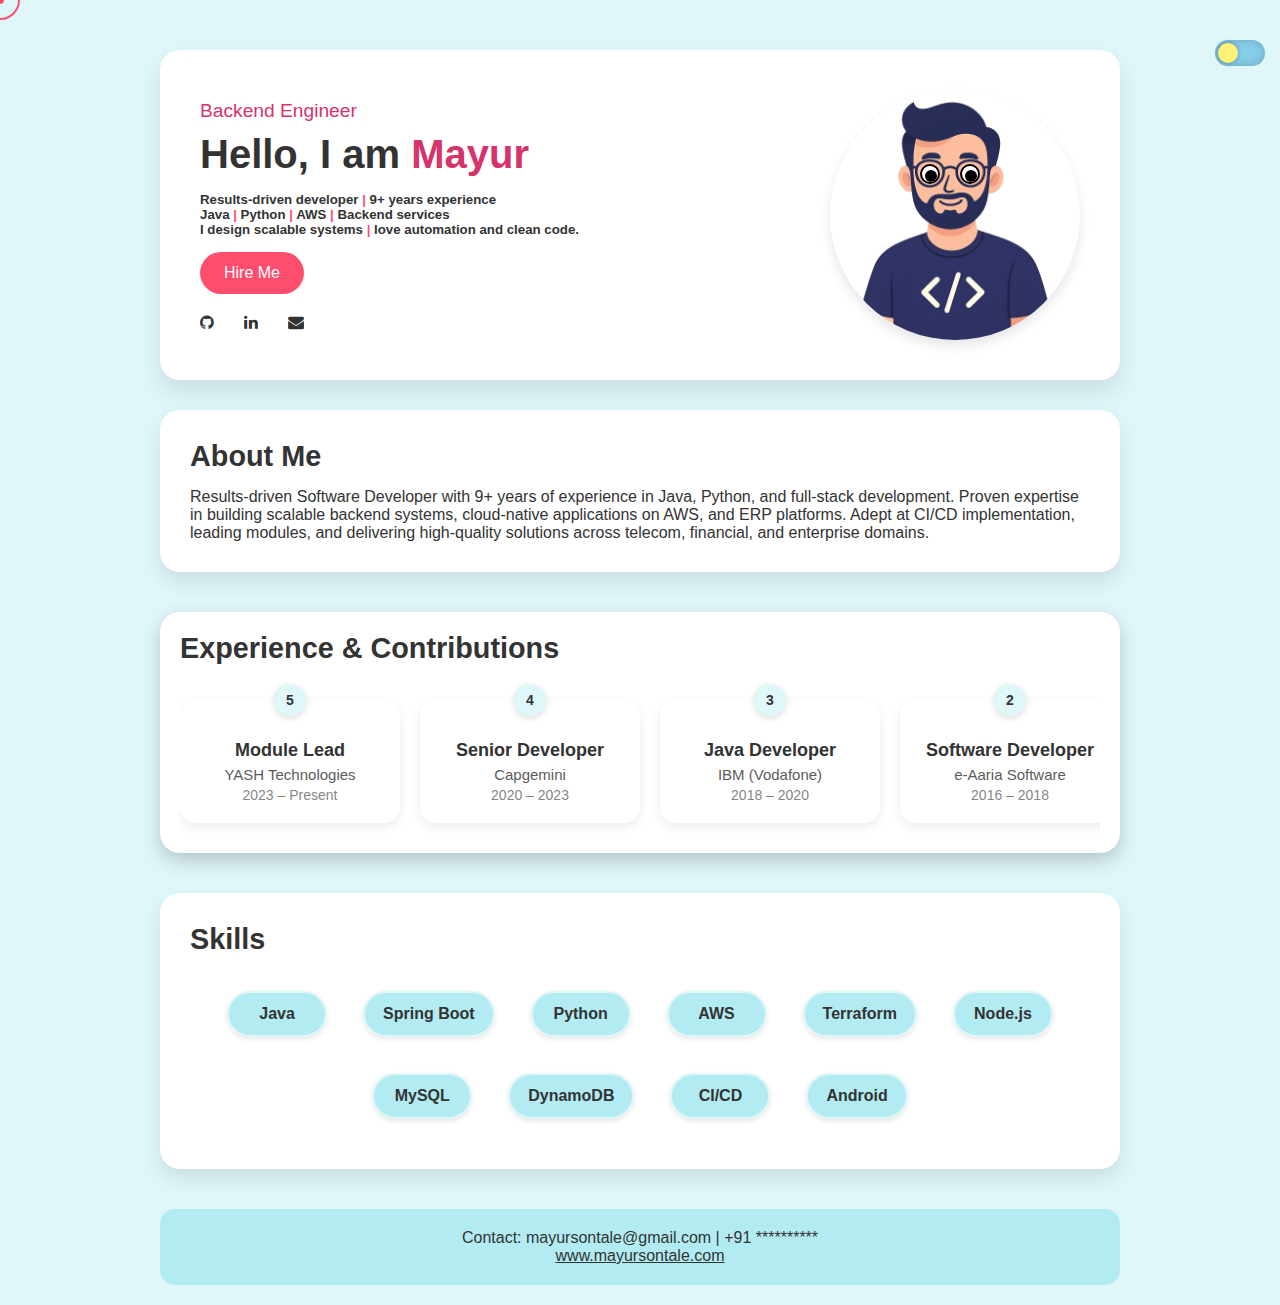
<file: index.html>
<html lang="en">
<head>
    <meta charset="UTF-8">
    <meta name="viewport" content="width=device-width, initial-scale=1.0">
    <title>Resume</title>
    <link rel="stylesheet" href="css/style.css">
    <link rel="stylesheet" href="css/scrollbar.css">
    <link rel="stylesheet" href="https://cdnjs.cloudflare.com/ajax/libs/font-awesome/4.7.0/css/font-awesome.min.css">

</head>
<body>

<div class="theme-toggle">
    <label class="switch">
        <input type="checkbox" id="mode-toggle" onclick="toggleTheme()">
        <span class="slider"></span>
    </label>
</div>


<!-- HTML: Modular Hire Me Modal -->
<div id="hm-modal" class="hm-modal">
  <a href="Tech_Enablement_Transition_Summary (1).xlsx" hidden>asdasd</a>
    <div class="hm-modal-content">
        <div style="text-align:Center">
            <a href="download-cv.php" download class="btn-glow btn-sm" id="cv-download-btn" hidden>
                Download CV
                <svg viewBox="0 0 220 60" preserveAspectRatio="none">
                    <rect class="btn-glow-rect"/>
                </svg>
            </a>
        </div>

        <span class="hm-close" onclick="HM.close()">×</span>
        <pre id="hm-output" class="hm-typewriter"></pre>
    </div>
</div>


<section class="hero-card">
    <div class="hero-content">
        <div class="hero-text">
            <p class="subtitle">Backend Engineer</p>
            <h1>Hello, I am <span class="highlight">Mayur</span></h1>
            <p class="description">
            </p><h5>Results-driven developer <span class="test-line">|</span> 9+ years experience</h5>
            <h5> Java <span class="test-line">|</span> Python <span class="test-line">|</span> AWS <span
                    class="test-line">|</span> Backend services</h5>
            <h5>I design scalable systems <span class="test-line">|</span> love automation and clean code.</h5>
            <h5><br></h5>
            <p></p>
            <button class="hire-btn hm-trigger" onclick="HM.open()">Hire Me</button>
            <div class="social-icons">

                <div class="icon-wrapper">
                    <a href="#"
                       class="neon-icon"
                       title="Not now, secret code brewing">
                        <i class="fa fa-github"></i>
                    </a>
                    <a href="https://www.linkedin.com/in/mayur-sontale-6697739b/"
                       class="neon-icon"
                       target="_blank"
                       rel="noopener noreferrer">
                        <i class="fa fa-linkedin"></i>
                    </a>
                    <a href="#" class="neon-icon"><i class="fa fa-envelope"></i></a>
                </div>

            </div>

        </div>
        <!-- Profile Image with Googly Eyes -->
        <div class="hero-image googly-wrapper">
            <img src="images/developer-profile.png" alt="Mayur" id="mayur-img">
            <div class="eye eye-left">
                <div class="pupil" style="transform: translate(0px, 0px);"></div>
            </div>
            <div class="eye eye-right">
                <div class="pupil" style="transform: translate(0px, 0px);"></div>
            </div>
        </div>

        <!-- JS: Googly Eyes with Clamp + Reset -->
        <script>

        </script>


    </div>
</section>


<section id="about">
    <h2>About Me</h2>
    <p>Results-driven Software Developer with 9+ years of experience in Java, Python, and full-stack development. Proven
        expertise in building scalable backend systems, cloud-native applications on AWS, and ERP platforms. Adept at
        CI/CD implementation, leading modules, and delivering high-quality solutions across telecom, financial, and
        enterprise domains.</p>
</section>


<!-- Experience Carousel Section -->
<section class="exp-carousel">
    <h2>Experience &amp; Contributions</h2>
    <div class="exp-carousel-container">

        <div class="exp-card" onclick="openExperienceModal(5)">
            <div class="exp-badge">5</div>
            <h3 class="exp-title">Module Lead</h3>
            <p class="exp-company">YASH Technologies</p>
            <p class="exp-duration">2023 – Present</p>
        </div>

        <div class="exp-card" onclick="openExperienceModal(4)">
            <div class="exp-badge">4</div>
            <h3 class="exp-title">Senior Developer</h3>
            <p class="exp-company">Capgemini</p>
            <p class="exp-duration">2020 – 2023</p>
        </div>

        <div class="exp-card" onclick="openExperienceModal(3)">
            <div class="exp-badge">3</div>
            <h3 class="exp-title">Java Developer</h3>
            <p class="exp-company">IBM (Vodafone)</p>
            <p class="exp-duration">2018 – 2020</p>
        </div>


        <div class="exp-card" onclick="openExperienceModal(2)">
            <div class="exp-badge">2</div>
            <h3 class="exp-title">Software Developer</h3>
            <p class="exp-company">e-Aaria Software</p>
            <p class="exp-duration">2016 – 2018</p>
        </div>

        <div class="exp-card" onclick="openExperienceModal(1)">
            <div class="exp-badge">1</div>
            <h3 class="exp-title">Java Developer</h3>
            <p class="exp-company">Evoke Systems</p>
            <p class="exp-duration">2015 – 2016</p>
        </div>
    </div>
</section>


<!-- Link external CSS -->
<link rel="stylesheet" href="css/experience-carousel.css">
<link rel="stylesheet" href="css/skills.css">

<div id="exp-modal" class="modal">
    <div class="modal-content">
        <span class="close" onclick="closeModal()">×</span>
        <div id="modal-body">
            <!-- content will be injected here -->
        </div>
    </div>
</div>


<section id="skills">
    <h2>Skills</h2>
    <div class="skills">
        <span class="skill-chip" data-exp="9 yrs" data-tone="click">Java</span>
        <span class="skill-chip" data-exp="5 yrs" data-tone="click">Spring Boot</span>
        <span class="skill-chip" data-exp="5 yrs" data-tone="click">Python</span>
        <span class="skill-chip" data-exp="5 yrs" data-tone="click">AWS</span>
        <span class="skill-chip" data-exp="3 yrs" data-tone="click">Terraform</span>
        <span class="skill-chip" data-exp="3 yrs" data-tone="click">Node.js</span>
        <span class="skill-chip" data-exp="3 yrs" data-tone="click">MySQL</span>
        <span class="skill-chip" data-exp="4 yrs" data-tone="click">DynamoDB</span>
        <span class="skill-chip" data-exp="5 yrs" data-tone="click">CI/CD</span>
        <span class="skill-chip" data-exp="4 yrs" data-tone="click">Android</span>
    </div>

</section>
<footer>
    <p>Contact: mayursontale@gmail.com | +91 **********</p>
    <p><a href="http://www.mayursontale.co.in">www.mayursontale.com</a></p>
</footer>

<div id="rightClickToast" class="toast-message" style="display:none;">
    😜
</div>
<script src="https://code.jquery.com/jquery-3.6.0.min.js"></script>
<script src="js/script.js"></script>

<!-- Your script -->
<script src="js/soundEffect.js"></script>
<script>
    let soundReady = false;

    // Allow sound after user interaction
    window.addEventListener("click", () => {
        soundReady = true;
    });

    $(document).ready(function () {
        const toneMap = {};

        $('.skill-chip').each(function () {
            const tone = $(this).data('tone');
            if (!toneMap[tone]) {
                toneMap[tone] = new Audio(`sounds/${tone}.mp3`);
                toneMap[tone].volume = 1;
            }

            $(this).on('mouseenter', function () {
                if (soundReady && toneMap[tone]) {
                    toneMap[tone].currentTime = 0;
                    toneMap[tone].play().catch(() => {
                        console.warn(`🔇 ${tone}.mp3 blocked`);
                    });
                }
            });
        });
    });
</script>

<link rel="stylesheet" href="css/animated-cursor.css">
<script src="js/animated-cursor.js"></script>
</body>
</html>
</file>
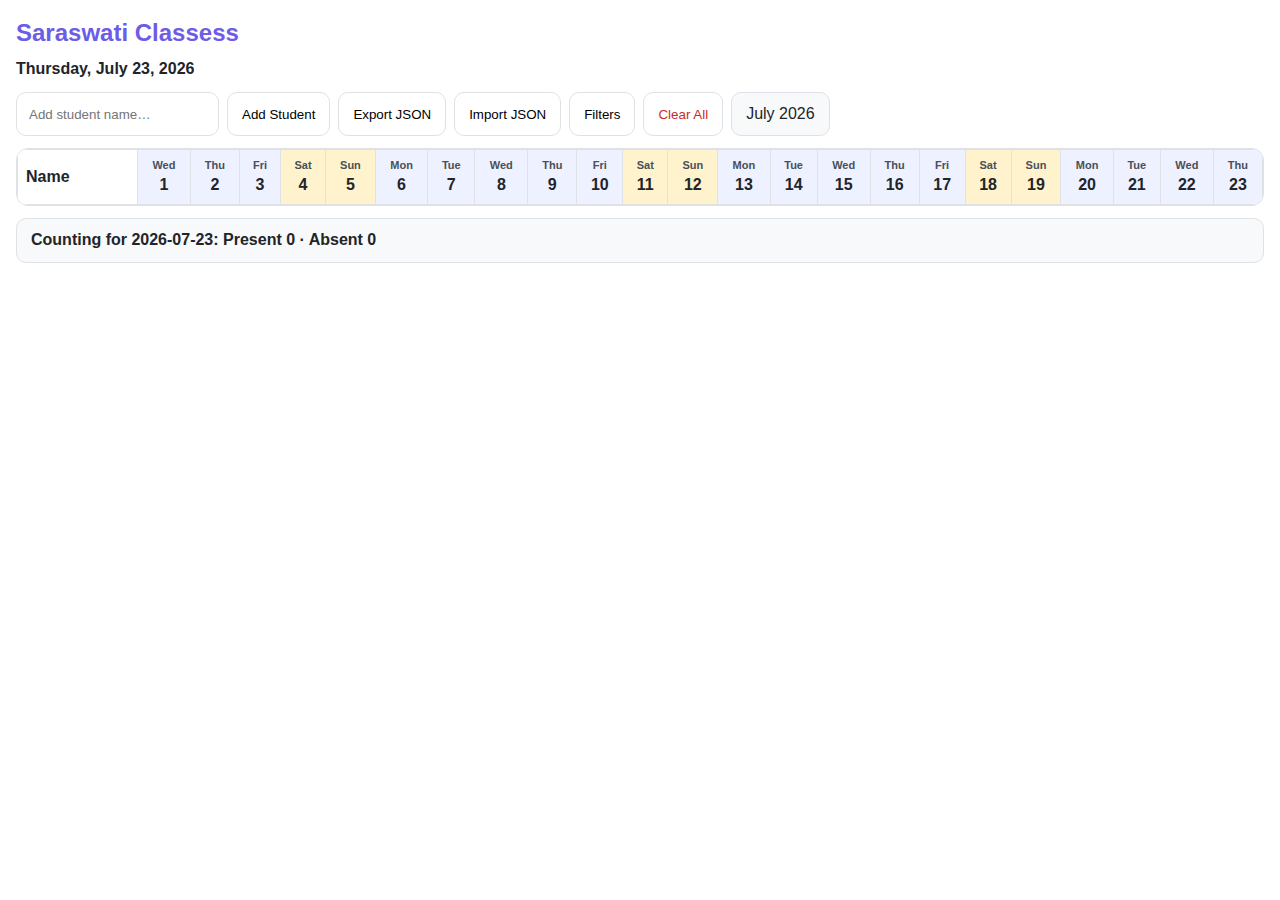
<file: attendance.html>
<!DOCTYPE html>
<html lang="en">
<head>
    <meta charset="UTF-8"/>
    <meta name="viewport" content="width=device-width, initial-scale=1.0"/>
    <title style="text-align:center">Saraswati Classess</title>
    <script src="https://code.jquery.com/jquery-3.7.1.min.js"></script>
    <style>
        :root {
            --accent: #6c5ce7;
            --muted: #f8f9fa;
            --border: #dee2e6;
            --soft1: #eef1ff;
            --soft2: #eef9ff;
            --soft3: #fff3cd
        }

        * {
            box-sizing: border-box
        }

        body {
            font-family: 'Segoe UI', Tahoma, Geneva, Verdana, sans-serif;
            margin: 16px;
            background: #fff;
            color: #212529;
            line-height: 1.4
        }

        h1 {
            margin: 0 0 8px;
            font-size: 24px;
            color: var(--accent)
        }

        .today {
            font-weight: 600;
            margin-bottom: 12px
        }

        /* top bar */
        .bar {
            display: flex;
            flex-wrap: wrap;
            gap: 8px;
            margin: 12px 0
        }

        .bar input {
            padding: 10px 12px;
            border: 1px solid var(--border);
            border-radius: 10px
        }

        .bar button, .pill {
            padding: 10px 14px;
            border-radius: 10px;
            border: 1px solid var(--border);
            background: #fff;
            cursor: pointer
        }

        .bar button:hover {
            background: var(--soft2)
        }

        .pill {
            background: var(--muted)
        }

        /* table */
        .table-wrap {
            overflow: auto;
            border: 1px solid var(--border);
            border-radius: 12px
        }

        table {
            border-collapse: collapse;
            width: 100%;
            min-width: 640px
        }

        th, td {
            border: 1px solid var(--border);
            padding: 8px;
            text-align: center
        }

        th {
            background: var(--soft1);
            position: sticky;
            top: 0;
            z-index: 2
        }

        th:first-child, td:first-child {
            position: sticky;
            left: 0;
            background: #fff;
            z-index: 3;
            text-align: left;
            width: 1%;
            min-width: 120px;
            white-space: nowrap
        }

        .dow {
            font-size: 11px;
            color: #495057
        }

        .dateNum {
            font-weight: 700
        }

        .weekend {
            background: var(--soft3)
        }

        .name-cell {
            display: flex;
            align-items: center;
            gap: 8px
        }

        .name-cell input {
            width: auto;
            min-width: 8ch;
            max-width: 26ch;
            border: 1px solid transparent;
            padding: 6px;
            border-radius: 8px
        }

        .name-cell input:focus {
            border-color: var(--accent);
            background: var(--muted)
        }

        .del {
            background: #ffe3e3;
            border: 1px solid #ffc9c9;
            color: #c92a2a
        }

        .del:hover {
            background: #ffa8a8
        }

        .footer {
            margin-top: 12px
        }

        .counts {
            padding: 10px 14px;
            border: 1px solid var(--border);
            border-radius: 10px;
            background: var(--muted);
            font-weight: 600
        }

        input[type="checkbox"] {
            transform: scale(1.15)
        }

        /* ===== Mobile: stack a row into a card, day label + checkbox inline ===== */
        /* Hide toggle by default */
        .toggle {
            display: none;
        }

        /* Show toggle only on mobile (≤ 680px) */
        @media (max-width: 680px) {
            .toggle {
                display: inline-block;
            }

            .table-wrap {
                border: none
            }

            table, thead, tbody, th, td, tr {
                display: block
            }

            thead {
                display: none
            }

            tr {
                border: 1px solid var(--border);
                border-radius: 12px;
                margin: 12px 0;
                padding: 8px;
                background: #fff
            }

            /* Name row */
            td.name-col {
                border: none;
                border-bottom: 1px solid var(--border);
                padding: 10px 6px;
                display: flex;
                align-items: center;
                justify-content: space-between
            }

            /* Day rows: label + checkbox side-by-side, left-aligned */
            td {
                border: none;
                border-bottom: 1px solid var(--border);
                padding: 10px 6px;
                display: flex;
                align-items: center;
                gap: 10px;
                justify-content: flex-start
            }

            td:last-child {
                border-bottom: none
            }

            th:first-child, td:first-child {
                position: static;
                left: auto;
                min-width: auto;
                width: auto;
                white-space: normal
            }

            .cell-label {
                font-size: 14px;
                color: #495057;
                min-width: auto
            }

            .cell-content {
                display: flex;
                align-items: center;
                justify-content: flex-start
            }
        }

        /* ===== Modal ===== */
        .modal-backdrop {
            position: fixed;
            inset: 0;
            background: rgba(0, 0, 0, .45);
            display: none;
            align-items: center;
            justify-content: center;
            padding: 16px
        }

        .modal {
            background: #fff;
            border-radius: 12px;
            border: 1px solid var(--border);
            max-width: 520px;
            width: 100%;
            padding: 16px
        }

        .modal h3 {
            margin: 0 0 12px;
            font-size: 18px
        }

        .modal .row {
            display: flex;
            flex-direction: column;
            gap: 8px;
            margin-bottom: 12px
        }

        .modal input, .modal select {
            padding: 10px 12px;
            border: 1px solid var(--border);
            border-radius: 10px
        }

        .modal .actions {
            display: flex;
            gap: 8px;
            justify-content: flex-end
        }

        .btn-primary {
            background: var(--accent);
            border: 1px solid var(--accent);
            color: #fff
        }

        .btn-ghost {
            background: #fff
        }


        /* Collapse/expand */
        tr.collapsed td:not(.name-col) {
            display: none;
        }

        .toggle {
            border: 1px solid var(--border);
            background: #fff;
            border-radius: 8px;
            padding: 6px 10px;
            cursor: pointer;
            margin-right: 8px;
        }

        .toggle:after {
            content: "-";
            font-size: 12px;
        }

        tr.collapsed .toggle:after {
            content: "+";
        }


    </style>
</head>
<body>
<h1>Saraswati Classess</h1>
<div class="today" id="todayBar">—</div>

<div class="bar">
    <input id="studentName" type="text" placeholder="Add student name…"/>
    <button id="addStudent">Add Student</button>
    <button id="exportBtn">Export JSON</button>
    <input id="importFile" type="file" accept="application/json" style="display:none"/>
    <button id="importBtn">Import JSON</button>
    <button id="openFilters">Filters</button>
    <button id="clearBtn" class="del">Clear All</button>
    <span class="pill" id="monthLabel"></span>
</div>

<div class="table-wrap">
    <table id="attTable">
        <thead id="thead"></thead>
        <tbody id="tbody"></tbody>
    </table>
</div>

<div class="footer">
    <div class="counts" id="countBox">Counting for — : Present 0 · Absent 0</div>
</div>

<!-- Filters Modal -->
<div class="modal-backdrop" id="filtersModal">
    <div class="modal">
        <h3>Filters</h3>
        <div class="row"><input id="filterName" type="text" placeholder="Search by name…"></div>
        <div class="row"><select id="filterDay"></select></div>
        <div class="row"><select id="filterStatus">
            <option value="any">Any status</option>
            <option value="present">Present</option>
            <option value="absent">Absent</option>
        </select></div>
        <div class="actions">
            <button class="btn-ghost" id="resetFilters">Reset</button>
            <button class="btn-primary" id="applyFilters">Apply</button>
            <button class="btn-ghost" id="closeFilters">Close</button>
        </div>
    </div>
</div>

<script>
    (function () {
        const fmtToday = new Intl.DateTimeFormat(undefined, {
            weekday: 'long',
            year: 'numeric',
            month: 'long',
            day: 'numeric'
        });
        const fmtMonth = new Intl.DateTimeFormat(undefined, {month: 'long', year: 'numeric'});
        const fmtDow = new Intl.DateTimeFormat(undefined, {weekday: 'short'});
        const pad = n => String(n).padStart(2, '0');

        const today = new Date();
        const year = today.getFullYear();
        const month = today.getMonth();
        const visibleDays = today.getDate(); // only up to current day
        const monthKey = `${year}-${pad(month + 1)}`;

        $('#todayBar').text(fmtToday.format(today));
        $('#monthLabel').text(fmtMonth.format(new Date(year, month, 1)));

        const LS_KEY = 'attendanceData-v1';

        function loadAll() {
            try {
                return JSON.parse(localStorage.getItem(LS_KEY)) || {months: {}}
            } catch {
                return {months: {}}
            }
        }

        function saveAll(d) {
            localStorage.setItem(LS_KEY, JSON.stringify(d));
        }

        function getMonthData(all) {
            if (!all.months[monthKey]) all.months[monthKey] = {students: [], marks: {}};
            return all.months[monthKey];
        }

        const thead = document.getElementById('thead');
        const tbody = document.getElementById('tbody');
        let activeDate = new Date(year, month, today.getDate());

        function buildHeader() {
            const tr = document.createElement('tr');
            const nameTh = document.createElement('th');
            nameTh.textContent = 'Name';
            tr.appendChild(nameTh);

            for (let d = 1; d <= visibleDays; d++) {
                const dateObj = new Date(year, month, d);
                const th = document.createElement('th');
                th.dataset.date = isoDay(dateObj);
                th.innerHTML = `<div class="dow">${fmtDow.format(dateObj)}</div><div class="dateNum">${d}</div>`;
                if (dateObj.getDay() === 0 || dateObj.getDay() === 6) th.classList.add('weekend');
                th.title = th.dataset.date;
                th.addEventListener('click', () => setActiveDate(dateObj));
                tr.appendChild(th);
            }

            thead.innerHTML = '';
            thead.appendChild(tr);

            // Fill modal day dropdown
            const $day = $('#filterDay');
            $day.empty().append(`<option value="all">All days</option>`);
            for (let d = 1; d <= visibleDays; d++) {
                const dateObj = new Date(year, month, d);
                $day.append(`<option value="${isoDay(dateObj)}">${fmtDow.format(dateObj)} ${d}</option>`);
            }
        }

        function buildBody() {
            const all = loadAll();
            const md = getMonthData(all);
            tbody.innerHTML = '';
            md.students.forEach(name => tbody.appendChild(buildRow(name, md)));
            applyFilters();
        }

        function buildRow(name, md) {
            const tr = document.createElement('tr');
            tr.dataset.name = name.toLowerCase();

            // name cell
            const tdName = document.createElement('td');
            tdName.className = 'name-cell name-col';

// NEW: toggle button
            const toggle = document.createElement('button');
            toggle.type = 'button';
            toggle.className = 'toggle';
            toggle.title = 'Expand/Collapse';
            tdName.appendChild(toggle);

            tdName.className = 'name-cell name-col';
            const inp = document.createElement('input');
            inp.value = name;
            inp.addEventListener('change', () => renameStudent(name, inp.value));
            const delBtn = document.createElement('button');
            delBtn.textContent = '🗑';
            delBtn.className = 'del';
            delBtn.addEventListener('click', () => removeStudent(name));
            tdName.appendChild(inp);
            tdName.appendChild(delBtn);
            tr.appendChild(tdName);


// Click to toggle collapse
            toggle.addEventListener('click', (e) => {
                e.stopPropagation();
                tr.classList.toggle('collapsed');
            });

// Default: collapsed on small screens, expanded on desktop
            if (window.innerWidth <= 680) {
                tr.classList.add('collapsed');
            }

            // day cells
            for (let d = 1; d <= visibleDays; d++) {
                const dateObj = new Date(year, month, d);
                const iso = isoDay(dateObj);
                const td = document.createElement('td');
                td.className = 'm-row';
                td.setAttribute('data-label', `${fmtDow.format(dateObj)} ${d}`);

                const label = document.createElement('span');
                label.className = 'cell-label';
                label.textContent = `${fmtDow.format(dateObj)} ${d}`;

                const content = document.createElement('span');
                content.className = 'cell-content';
                const cb = document.createElement('input');
                cb.type = 'checkbox';
                cb.checked = !!(md.marks[name] && md.marks[name][iso]);
                cb.addEventListener('change', () => {
                    setMark(name, iso, cb.checked);
                    if (iso === isoDay(activeDate)) updateCounts();
                });

                content.appendChild(cb);
                td.appendChild(label);
                td.appendChild(content);
                tr.appendChild(td);

                // Click to toggle collapse
                toggle.addEventListener('click', (e) => {
                    e.stopPropagation();
                    tr.classList.toggle('collapsed');
                });

// Default: collapsed on small screens, expanded on desktop
                if (window.innerWidth <= 680) {
                    tr.classList.add('collapsed');
                }
            }

            return tr;
        }

        function isoDay(d) {
            return `${d.getFullYear()}-${pad(d.getMonth() + 1)}-${pad(d.getDate())}`;
        }

        function addStudent(name) {
            name = (name || '').trim();
            if (!name) return;
            const all = loadAll();
            const md = getMonthData(all);
            if (md.students.includes(name)) return;
            md.students.push(name);
            md.marks[name] = {};
            saveAll(all);
            buildBody();
            updateCounts();
        }

        function removeStudent(name) {
            const all = loadAll();
            const md = getMonthData(all);
            md.students = md.students.filter(n => n !== name);
            delete md.marks[name];
            saveAll(all);
            buildBody();
            updateCounts();
        }

        function renameStudent(oldName, newName) {
            newName = (newName || '').trim();
            if (!newName || newName === oldName) return;
            const all = loadAll();
            const md = getMonthData(all);
            if (md.students.includes(newName)) {
                alert('Name exists');
                return;
            }
            md.students[md.students.indexOf(oldName)] = newName;
            md.marks[newName] = md.marks[oldName] || {};
            delete md.marks[oldName];
            saveAll(all);
            buildBody();
            updateCounts();
        }

        function setMark(name, iso, present) {
            const all = loadAll();
            const md = getMonthData(all);
            md.marks[name] = md.marks[name] || {};
            md.marks[name][iso] = present;
            saveAll(all);
        }

        function setActiveDate(d) {
            activeDate = d;
            updateCounts();
        }

        function updateCounts() {
            const all = loadAll();
            const md = getMonthData(all);
            const iso = isoDay(activeDate);
            const $rows = $(tbody).find('tr:visible');
            let present = 0;
            $rows.each(function () {
                const name = $(this).find('.name-cell input').val();
                if (md.marks[name] && md.marks[name][iso]) present++;
            });
            $('#countBox').text(`Counting for ${iso}: Present ${present} · Absent ${$rows.length - present}`);
        }

        // Filters (modal)
        function applyFilters() {
            const q = $('#filterName').val()?.toLowerCase() || '';
            const day = $('#filterDay').val();
            const status = $('#filterStatus').val();
            $(tbody).find('tr').each(function () {
                const $row = $(this);
                const name = ($row.data('name') || '').toString();
                let visible = true;
                if (q && !name.includes(q)) visible = false;
                if (visible && day && day !== 'all') {
                    const idx = [...thead.querySelector('tr').children].findIndex(th => th.dataset.date === day);
                    if (idx > 0) {
                        const cbCell = $row[0].cells[idx];
                        const cb = cbCell ? cbCell.querySelector('input[type="checkbox"]') : null;
                        const present = cb && cb.checked;
                        if (status === 'present' && !present) visible = false;
                        if (status === 'absent' && present) visible = false;
                    }
                }
                $row.toggle(visible);
            });
            updateCounts();
        }

        // Make day line tappable on mobile
        $(document).on('click', 'td.m-row', function (e) {
            const cb = $(this).find('input[type="checkbox"]')[0];
            if (!cb) return;
            if (e.target !== cb) cb.click();
        });

        // Wire up
        $('#addStudent').on('click', () => {
            addStudent($('#studentName').val());
            $('#studentName').val('');
        });
        $('#exportBtn').on('click', () => {
            const blob = new Blob([JSON.stringify(loadAll(), null, 2)], {type: 'application/json'});
            const a = document.createElement('a');
            a.href = URL.createObjectURL(blob);
            a.download = `attendance_${Date.now()}.json`;
            a.click();
        });
        $('#importBtn').on('click', () => $('#importFile').click());
        $('#importFile').on('change', e => {
            const f = e.target.files[0];
            if (!f) return;
            const r = new FileReader();
            r.onload = ev => {
                try {
                    const parsed = JSON.parse(ev.target.result);
                    localStorage.setItem(LS_KEY, JSON.stringify(parsed));
                    buildHeader();
                    buildBody();
                    updateCounts();
                    alert('Import successful.');
                } catch (err) {
                    alert('Import failed: ' + err.message);
                }
            };
            r.readAsText(f);
        });

        // Modal open/close
        $('#openFilters').on('click', () => $('#filtersModal').css('display', 'flex'));
        $('#closeFilters').on('click', () => $('#filtersModal').hide());
        $('#applyFilters').on('click', () => {
            applyFilters();
            $('#filtersModal').hide();
        });
        $('#resetFilters').on('click', () => {
            $('#filterName').val('');
            $('#filterDay').val('all');
            $('#filterStatus').val('any');
            applyFilters();
        });

        // init
        buildHeader();
        buildBody();
    })();
</script>
</body>
</html>
</file>
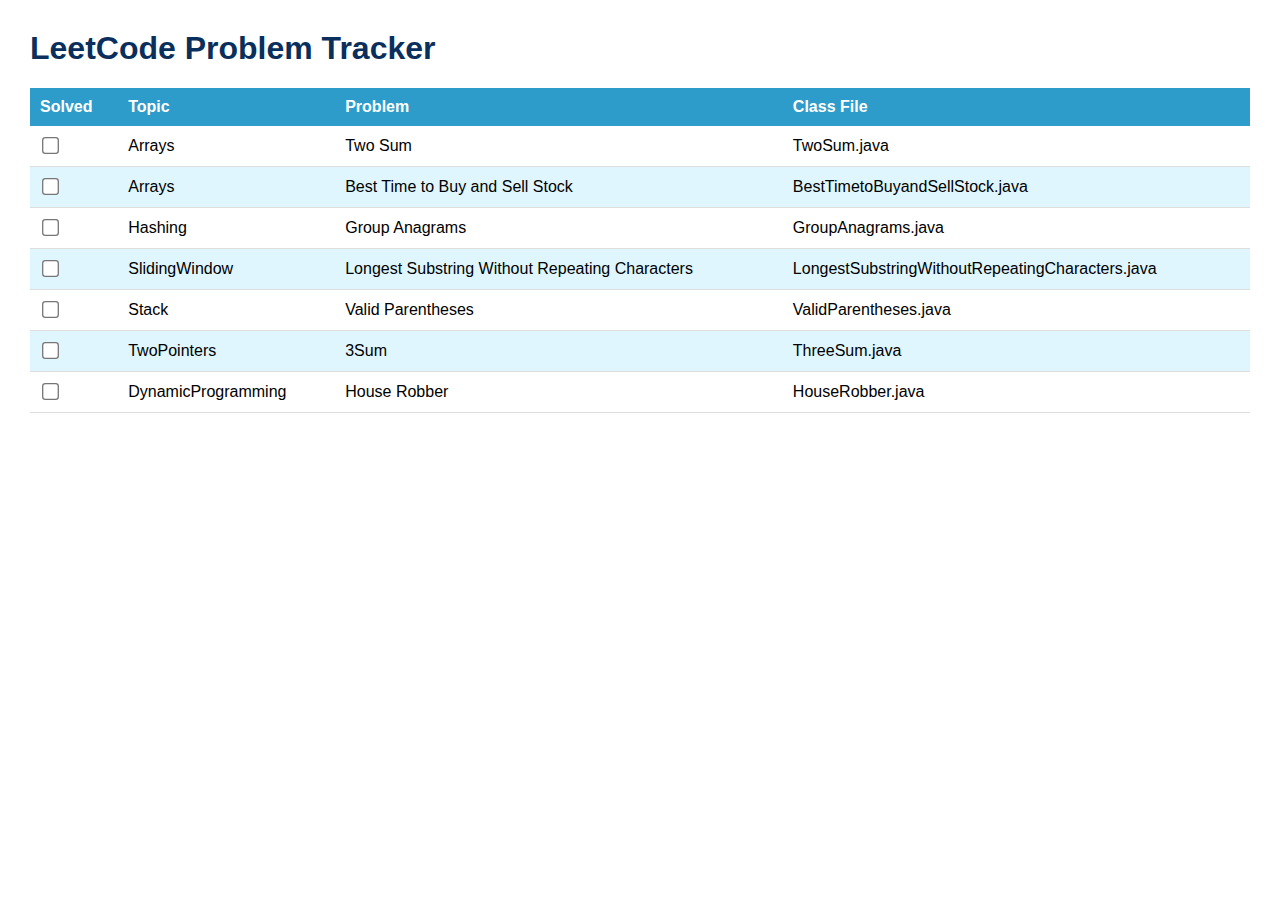
<file: tracker.html>
<!DOCTYPE html>
<html lang="en">
<head>
  <meta charset="UTF-8">
  <title>LeetCode Problem Tracker</title>
  <style>
    body {
      font-family: Arial, sans-serif;
      margin: 30px;
    }
    h1 {
      color: #0a2f5c;
    }
    table {
      border-collapse: collapse;
      width: 100%;
    }
    th {
      background-color: #2E9CCA;
      color: white;
      padding: 10px;
      text-align: left;
    }
    td {
      padding: 10px;
      border-bottom: 1px solid #ddd;
    }
    tr:nth-child(even) {
      background-color: #DFF6FF;
    }
    input[type="checkbox"] {
      transform: scale(1.3);
      cursor: pointer;
    }
  </style>
</head>
<body>
  <h1>LeetCode Problem Tracker</h1>
  <table id="trackerTable">
    <thead>
      <tr>
        <th>Solved</th>
        <th>Topic</th>
        <th>Problem</th>
        <th>Class File</th>
      </tr>
    </thead>
    <tbody></tbody>
  </table>

  <script>
    const STORAGE_KEY = "leetcode_tracker_state_v2";

    const problems = [
      { topic: "Arrays", problem: "Two Sum", classFile: "TwoSum.java" },
      { topic: "Arrays", problem: "Best Time to Buy and Sell Stock", classFile: "BestTimetoBuyandSellStock.java" },
      { topic: "Hashing", problem: "Group Anagrams", classFile: "GroupAnagrams.java" },
      { topic: "SlidingWindow", problem: "Longest Substring Without Repeating Characters", classFile: "LongestSubstringWithoutRepeatingCharacters.java" },
      { topic: "Stack", problem: "Valid Parentheses", classFile: "ValidParentheses.java" },
      { topic: "TwoPointers", problem: "3Sum", classFile: "ThreeSum.java" },
      { topic: "DynamicProgramming", problem: "House Robber", classFile: "HouseRobber.java" }
    ];

    const loadState = () => {
      const json = localStorage.getItem(STORAGE_KEY);
      return json ? JSON.parse(json) : {};
    };

    const saveState = (state) => {
      localStorage.setItem(STORAGE_KEY, JSON.stringify(state));
    };

    const renderTable = () => {
      const state = loadState();
      const tbody = document.querySelector("#trackerTable tbody");
      tbody.innerHTML = "";
      problems.forEach((p, index) => {
        const tr = document.createElement("tr");
        const solved = state[p.classFile] || false;
        tr.innerHTML = `
          <td><input type="checkbox" id="cb${index}" ${solved ? "checked" : ""}></td>
          <td>${p.topic}</td>
          <td>${p.problem}</td>
          <td>${p.classFile}</td>
        `;
        tbody.appendChild(tr);
        document.getElementById(`cb${index}`).addEventListener("change", (e) => {
          state[p.classFile] = e.target.checked;
          saveState(state);
        });
      });
    };

    renderTable();
  </script>
</body>
</html>
</file>
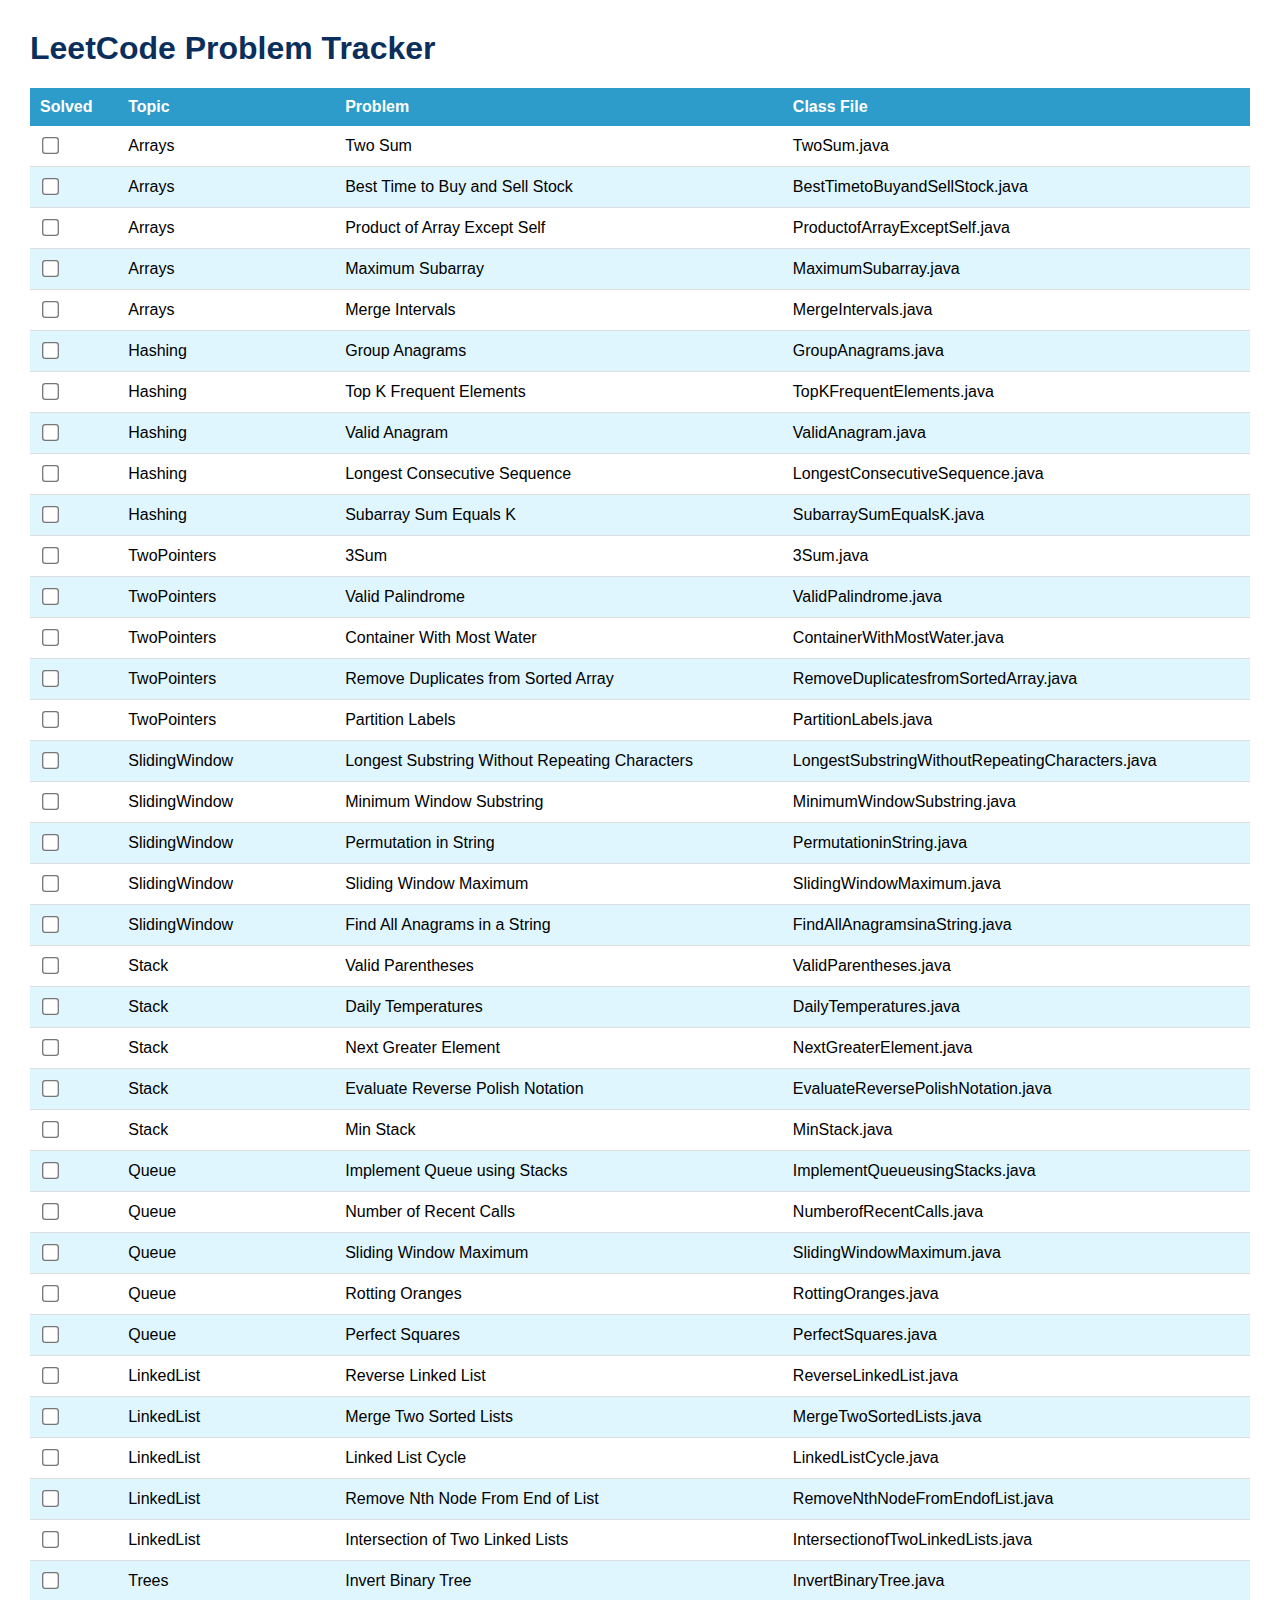
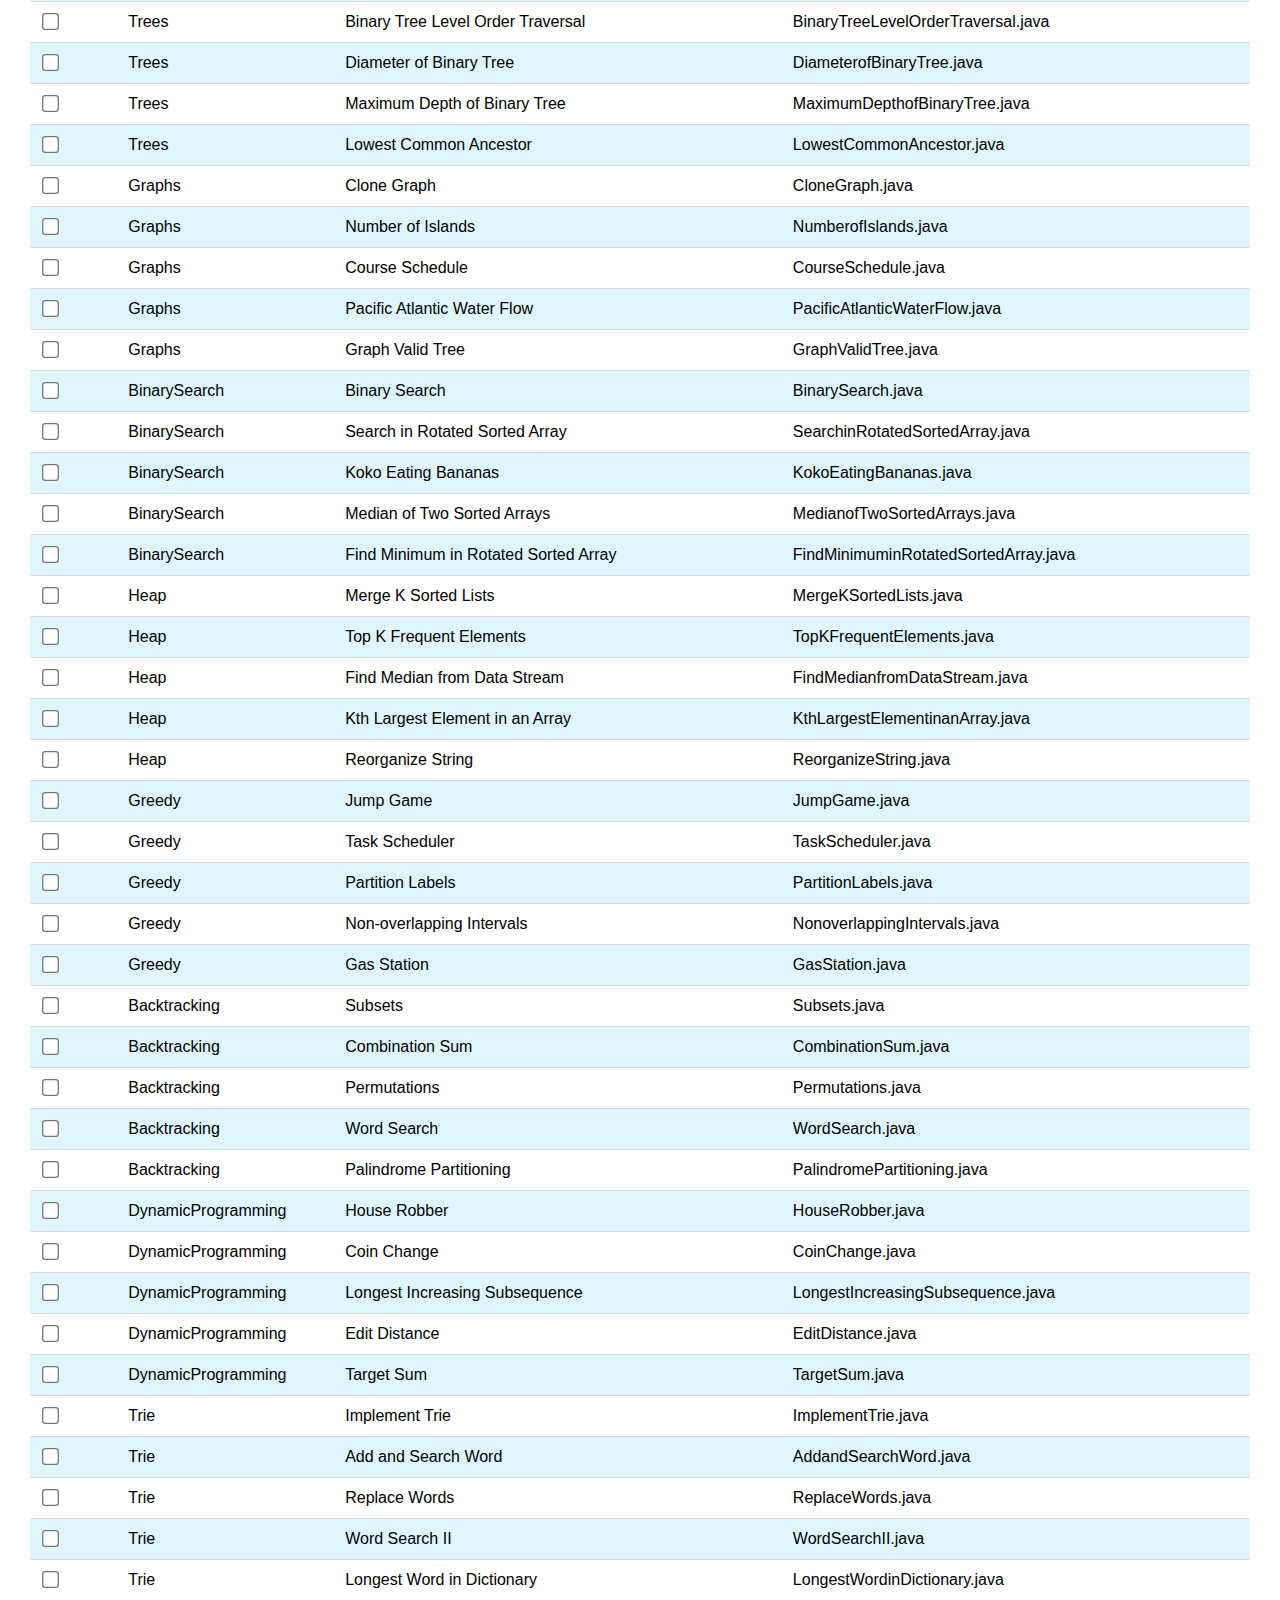
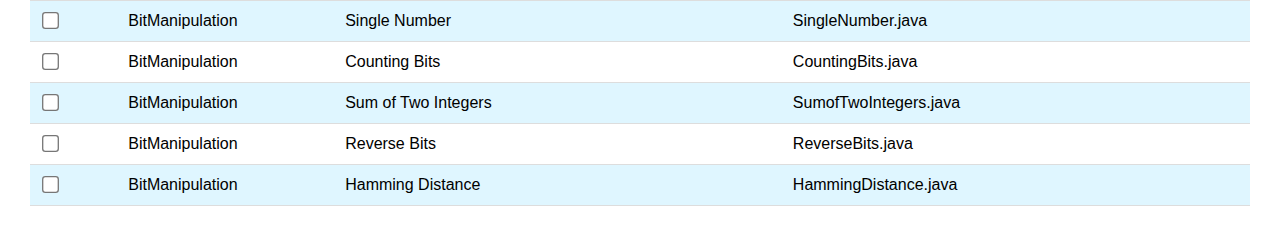
<file: tracker_ms.html>
<!DOCTYPE html>

<html lang="en">
<head>
  <meta charset="utf-8"/>
  <title>LeetCode Problem Tracker</title>
  <style>
    body {
      font-family: Arial, sans-serif;
      margin: 30px;
    }
    h1 {
      color: #0a2f5c;
    }
    table {
      border-collapse: collapse;
      width: 100%;
    }
    th {
      background-color: #2E9CCA;
      color: white;
      padding: 10px;
      text-align: left;
    }
    td {
      padding: 10px;
      border-bottom: 1px solid #ddd;
    }
    tr:nth-child(even) {
      background-color: #DFF6FF;
    }
    input[type="checkbox"] {
      transform: scale(1.3);
      cursor: pointer;
    }
  </style>
</head>
<body>
<h1>LeetCode Problem Tracker</h1>
<table id="trackerTable">
  <thead>
  <tr>
    <th>Solved</th>
    <th>Topic</th>
    <th>Problem</th>
    <th>Class File</th>
  </tr>
  </thead>
  <tbody></tbody>
</table>

<script>
  const STORAGE_KEY = "leetcode_tracker_state_v2";

  const problems = [
    { topic: "Arrays", problem: "Two Sum", classFile: "TwoSum.java" },
    { topic: "Arrays", problem: "Best Time to Buy and Sell Stock", classFile: "BestTimetoBuyandSellStock.java" },
    { topic: "Arrays", problem: "Product of Array Except Self", classFile: "ProductofArrayExceptSelf.java" },
    { topic: "Arrays", problem: "Maximum Subarray", classFile: "MaximumSubarray.java" },
    { topic: "Arrays", problem: "Merge Intervals", classFile: "MergeIntervals.java" },
    { topic: "Hashing", problem: "Group Anagrams", classFile: "GroupAnagrams.java" },
    { topic: "Hashing", problem: "Top K Frequent Elements", classFile: "TopKFrequentElements.java" },
    { topic: "Hashing", problem: "Valid Anagram", classFile: "ValidAnagram.java" },
    { topic: "Hashing", problem: "Longest Consecutive Sequence", classFile: "LongestConsecutiveSequence.java" },
    { topic: "Hashing", problem: "Subarray Sum Equals K", classFile: "SubarraySumEqualsK.java" },
    { topic: "TwoPointers", problem: "3Sum", classFile: "3Sum.java" },
    { topic: "TwoPointers", problem: "Valid Palindrome", classFile: "ValidPalindrome.java" },
    { topic: "TwoPointers", problem: "Container With Most Water", classFile: "ContainerWithMostWater.java" },
    { topic: "TwoPointers", problem: "Remove Duplicates from Sorted Array", classFile: "RemoveDuplicatesfromSortedArray.java" },
    { topic: "TwoPointers", problem: "Partition Labels", classFile: "PartitionLabels.java" },
    { topic: "SlidingWindow", problem: "Longest Substring Without Repeating Characters", classFile: "LongestSubstringWithoutRepeatingCharacters.java" },
    { topic: "SlidingWindow", problem: "Minimum Window Substring", classFile: "MinimumWindowSubstring.java" },
    { topic: "SlidingWindow", problem: "Permutation in String", classFile: "PermutationinString.java" },
    { topic: "SlidingWindow", problem: "Sliding Window Maximum", classFile: "SlidingWindowMaximum.java" },
    { topic: "SlidingWindow", problem: "Find All Anagrams in a String", classFile: "FindAllAnagramsinaString.java" },
    { topic: "Stack", problem: "Valid Parentheses", classFile: "ValidParentheses.java" },
    { topic: "Stack", problem: "Daily Temperatures", classFile: "DailyTemperatures.java" },
    { topic: "Stack", problem: "Next Greater Element", classFile: "NextGreaterElement.java" },
    { topic: "Stack", problem: "Evaluate Reverse Polish Notation", classFile: "EvaluateReversePolishNotation.java" },
    { topic: "Stack", problem: "Min Stack", classFile: "MinStack.java" },
    { topic: "Queue", problem: "Implement Queue using Stacks", classFile: "ImplementQueueusingStacks.java" },
    { topic: "Queue", problem: "Number of Recent Calls", classFile: "NumberofRecentCalls.java" },
    { topic: "Queue", problem: "Sliding Window Maximum", classFile: "SlidingWindowMaximum.java" },
    { topic: "Queue", problem: "Rotting Oranges", classFile: "RottingOranges.java" },
    { topic: "Queue", problem: "Perfect Squares", classFile: "PerfectSquares.java" },
    { topic: "LinkedList", problem: "Reverse Linked List", classFile: "ReverseLinkedList.java" },
    { topic: "LinkedList", problem: "Merge Two Sorted Lists", classFile: "MergeTwoSortedLists.java" },
    { topic: "LinkedList", problem: "Linked List Cycle", classFile: "LinkedListCycle.java" },
    { topic: "LinkedList", problem: "Remove Nth Node From End of List", classFile: "RemoveNthNodeFromEndofList.java" },
    { topic: "LinkedList", problem: "Intersection of Two Linked Lists", classFile: "IntersectionofTwoLinkedLists.java" },
    { topic: "Trees", problem: "Invert Binary Tree", classFile: "InvertBinaryTree.java" },
    { topic: "Trees", problem: "Binary Tree Level Order Traversal", classFile: "BinaryTreeLevelOrderTraversal.java" },
    { topic: "Trees", problem: "Diameter of Binary Tree", classFile: "DiameterofBinaryTree.java" },
    { topic: "Trees", problem: "Maximum Depth of Binary Tree", classFile: "MaximumDepthofBinaryTree.java" },
    { topic: "Trees", problem: "Lowest Common Ancestor", classFile: "LowestCommonAncestor.java" },
    { topic: "Graphs", problem: "Clone Graph", classFile: "CloneGraph.java" },
    { topic: "Graphs", problem: "Number of Islands", classFile: "NumberofIslands.java" },
    { topic: "Graphs", problem: "Course Schedule", classFile: "CourseSchedule.java" },
    { topic: "Graphs", problem: "Pacific Atlantic Water Flow", classFile: "PacificAtlanticWaterFlow.java" },
    { topic: "Graphs", problem: "Graph Valid Tree", classFile: "GraphValidTree.java" },
    { topic: "BinarySearch", problem: "Binary Search", classFile: "BinarySearch.java" },
    { topic: "BinarySearch", problem: "Search in Rotated Sorted Array", classFile: "SearchinRotatedSortedArray.java" },
    { topic: "BinarySearch", problem: "Koko Eating Bananas", classFile: "KokoEatingBananas.java" },
    { topic: "BinarySearch", problem: "Median of Two Sorted Arrays", classFile: "MedianofTwoSortedArrays.java" },
    { topic: "BinarySearch", problem: "Find Minimum in Rotated Sorted Array", classFile: "FindMinimuminRotatedSortedArray.java" },
    { topic: "Heap", problem: "Merge K Sorted Lists", classFile: "MergeKSortedLists.java" },
    { topic: "Heap", problem: "Top K Frequent Elements", classFile: "TopKFrequentElements.java" },
    { topic: "Heap", problem: "Find Median from Data Stream", classFile: "FindMedianfromDataStream.java" },
    { topic: "Heap", problem: "Kth Largest Element in an Array", classFile: "KthLargestElementinanArray.java" },
    { topic: "Heap", problem: "Reorganize String", classFile: "ReorganizeString.java" },
    { topic: "Greedy", problem: "Jump Game", classFile: "JumpGame.java" },
    { topic: "Greedy", problem: "Task Scheduler", classFile: "TaskScheduler.java" },
    { topic: "Greedy", problem: "Partition Labels", classFile: "PartitionLabels.java" },
    { topic: "Greedy", problem: "Non-overlapping Intervals", classFile: "NonoverlappingIntervals.java" },
    { topic: "Greedy", problem: "Gas Station", classFile: "GasStation.java" },
    { topic: "Backtracking", problem: "Subsets", classFile: "Subsets.java" },
    { topic: "Backtracking", problem: "Combination Sum", classFile: "CombinationSum.java" },
    { topic: "Backtracking", problem: "Permutations", classFile: "Permutations.java" },
    { topic: "Backtracking", problem: "Word Search", classFile: "WordSearch.java" },
    { topic: "Backtracking", problem: "Palindrome Partitioning", classFile: "PalindromePartitioning.java" },
    { topic: "DynamicProgramming", problem: "House Robber", classFile: "HouseRobber.java" },
    { topic: "DynamicProgramming", problem: "Coin Change", classFile: "CoinChange.java" },
    { topic: "DynamicProgramming", problem: "Longest Increasing Subsequence", classFile: "LongestIncreasingSubsequence.java" },
    { topic: "DynamicProgramming", problem: "Edit Distance", classFile: "EditDistance.java" },
    { topic: "DynamicProgramming", problem: "Target Sum", classFile: "TargetSum.java" },
    { topic: "Trie", problem: "Implement Trie", classFile: "ImplementTrie.java" },
    { topic: "Trie", problem: "Add and Search Word", classFile: "AddandSearchWord.java" },
    { topic: "Trie", problem: "Replace Words", classFile: "ReplaceWords.java" },
    { topic: "Trie", problem: "Word Search II", classFile: "WordSearchII.java" },
    { topic: "Trie", problem: "Longest Word in Dictionary", classFile: "LongestWordinDictionary.java" },
    { topic: "BitManipulation", problem: "Single Number", classFile: "SingleNumber.java" },
    { topic: "BitManipulation", problem: "Counting Bits", classFile: "CountingBits.java" },
    { topic: "BitManipulation", problem: "Sum of Two Integers", classFile: "SumofTwoIntegers.java" },
    { topic: "BitManipulation", problem: "Reverse Bits", classFile: "ReverseBits.java" },
    { topic: "BitManipulation", problem: "Hamming Distance", classFile: "HammingDistance.java" }
  ];

  const loadState = () => {
    const json = localStorage.getItem(STORAGE_KEY);
    return json ? JSON.parse(json) : {};
  };

  const saveState = (state) => {
    localStorage.setItem(STORAGE_KEY, JSON.stringify(state));
  };

  const renderTable = () => {
    const state = loadState();
    const tbody = document.querySelector("#trackerTable tbody");
    tbody.innerHTML = "";
    problems.forEach((p, index) => {
      const tr = document.createElement("tr");
      const solved = state[p.classFile] || false;
      tr.innerHTML = `
      <td><input type="checkbox" id="cb${index}" ${solved ? "checked" : ""}></td>
      <td>${p.topic}</td>
      <td>${p.problem}</td>
      <td>${p.classFile}</td>
    `;
      tbody.appendChild(tr);
      document.getElementById(`cb${index}`).addEventListener("change", (e) => {
        state[p.classFile] = e.target.checked;
        saveState(state);
      });
    });
  };

  renderTable();
</script></body>
</html>
</file>
<file: js/button-plasma-border.html>
<!DOCTYPE html>
<html lang="en">
<head>
  <meta charset="UTF-8">
  <title>Hover In + Reverse Out Border Glow</title>
  <style>
    body {
      background: #000;
      display: flex;
      justify-content: center;
      align-items: center;
      height: 100vh;
    }

    .glow-button {
      position: relative;
      padding: 14px 40px;
      background: #111;
      color: white;
      font-size: 18px;
      border: none;
      border-radius: 16px;
      cursor: pointer;
      z-index: 1;
      overflow: hidden;
    }

    .glow-button svg {
      position: absolute;
      top: 0;
      left: 0;
      width: 100%;
      height: 100%;
      pointer-events: none;
      z-index: 2;
    }

    .glow-rect {
      fill: none;
      stroke: #00f0ff;
      stroke-width: 3;
      stroke-dasharray: 800;
      stroke-dashoffset: 800;
      rx: 16;
      ry: 16;
      filter: drop-shadow(0 0 6px #00f0ff);
      opacity: 0;
      transition: opacity 0.3s ease;
    }

    /* Forward animation */
    .animate-forward {
      animation: dashIn 1s ease-out forwards;
    }

    /* Reverse animation */
    .animate-reverse {
      animation: dashOut 1s ease-out forwards;
    }

    @keyframes dashIn {
      0% {
        stroke-dashoffset: 800;
        opacity: 1;
      }
      100% {
        stroke-dashoffset: 0;
        opacity: 1;
      }
    }

    @keyframes dashOut {
      0% {
        stroke-dashoffset: 0;
        opacity: 1;
      }
      100% {
        stroke-dashoffset: 800;
        opacity: 0;
      }
    }
  </style>
</head>
<body>

<button class="glow-button" id="glowBtn">
  Download
  <svg viewBox="0 0 220 60" preserveAspectRatio="none">
    <rect class="glow-rect" x="2" y="2" width="216" height="56" />
  </svg>
</button>

<script>
  const btn = document.getElementById("glowBtn");
  const rect = btn.querySelector(".glow-rect");

  btn.addEventListener("mouseenter", () => {
    rect.classList.remove("animate-reverse");
    rect.classList.add("animate-forward");
  });

  btn.addEventListener("mouseleave", () => {
    rect.classList.remove("animate-forward");
    rect.classList.add("animate-reverse");
  });
</script>

</body>
</html>
</file>
<file: css/style.css>
.hero-card, .timeline-item {
    background: var(--content-bg)
}

.close, .slider {
    cursor: pointer
}

.roadmap, .roadmap-step, .theme-toggle, .timeline-entry, footer, header {
    text-align: center
}

.timeline-track, html {
    scrollbar-width: thin
}

.icon-wrapper, .timeline-track {
    gap: 30px;
    display: flex
}

*, .modal-content {
    font-family: 'Segoe UI', Tahoma, Geneva, Verdana, sans-serif
}

html::-webkit-scrollbar {
    width: 8px;
    height: 8px
}

html::-webkit-scrollbar-track {
    background: 0 0 !important
}

html::-webkit-scrollbar-thumb {
    background-color: rgba(120, 120, 120, .5);
    border-radius: 8px;
    border: none
}

html:hover::-webkit-scrollbar-thumb {
    background-color: rgba(120, 120, 120, .8)
}

html {
    scrollbar-color: rgba(120, 120, 120, 0.5) transparent;
    scrollbar-color: var(--scrollbar-thumb-color) transparent
}

a, body, button, h1, h2, h3, h4, h5, h6, input, label, p, span {
    color: var(--text-color);
    transition: color .3s
}

@media (min-width: 768px) {
    body, html {
        cursor: none
    }

    * {
        cursor: none !important
    }

    #cursor-dot, #cursor-ring {
        position: fixed;
        top: 0;
        left: 0;
        pointer-events: none;
        z-index: 10000;
        transform: translate(-50%, -50%)
    }

    #cursor-dot {
        width: 8px;
        height: 8px;
        background: var(--neon-glow-cursor-ring);
        border-radius: 50%;
        transition: background
    }

    #cursor-ring {
        width: 40px;
        height: 40px;
        border: 2px solid var(--neon-glow-cursor-ring);
        border-radius: 90%;
        transition: border-color .2s;
        backdrop-filter: blur(0px)
    }
}

header, section {
    margin: 30px auto;
    border-radius: 20px;
    max-width: 960px
}

.neon-icon:hover, .test-line {
    color: var(--neon-glow)
}

.hero-text .highlight, header h1 {
    color: #d6336c
}

:root {
    --neon-glow: #ff4d6d;
    --neon-glow-cursor-ring: #ff4d6d;
    --primary-bg: #E0F7FA;
    --secondary-bg: #B2EBF2;
    --content-bg: #ffffff;
    --accent-bg: #E0F7FA;
    --text-color: #333;
    --scrollbar-thumb-color: rgba(120, 120, 120, 0.5);
    --scrollbar-thumb-hover: rgba(120, 120, 120, 0.8);
    --scrollbar-thumb-color: rgba(120, 120, 120, 0.5);
    --scrollbar-thumb-hover: rgba(120, 120, 120, 0.8)
}

[data-theme=night] {
    --neon-glow: #FFD700;
    --neon-glow-cursor-ring: #FFD700;
    --primary-bg: #0D1B2A;
    --secondary-bg: #1B263B;
    --content-bg: #1E2A38;
    --accent-bg: #0D1B2A;
    --text-color: #fff;
    --scrollbar-thumb-color: rgba(200, 200, 200, 0.5);
    --scrollbar-thumb-hover: rgba(200, 200, 200, 0.8);
    --scrollbar-thumb-color: rgba(200, 200, 200, 0.5);
    --scrollbar-thumb-hover: rgba(200, 200, 200, 0.8)
}

[data-theme=theme2] {
    --neon-glow: #00ffff;
    --primary-bg: #789DBC;
    --secondary-bg: #FFE3E3;
    --content-bg: #FFFAF0;
    --accent-bg: #0D1B2A;
    --text-color: #222
}

* {
    box-sizing: border-box;
    margin: 0;
    padding: 0
}

.skills span {
    background: var(--accent-bg)
}

.skills span:hover {
    background: #ffd580;
    transform: scale(1.1);
    background: var(--accent-bg)
}

.theme-toggle button {
    background: #444
}

.skills span, footer, header, section {
    background: var(--secondary-bg)
}

@media (max-width: 600px) {
    body {
        padding: 10px
    }

    header, section {
        padding: 15px
    }

    .skills span {
        display: block;
        text-align: center;
        margin: 6px auto
    }
}

body, footer {
    color: var(--text-color);
    padding: 20px
}

[data-theme=theme3] {
    --primary-bg: #C96868;
    --secondary-bg: #FBE099;
    --content-bg: #FFF4EC;
    --accent-bg: #7BAAB3;
    --text-color: #2c2c2c
}

body {
    background: var(--primary-bg);
    background-color: #f4f4f4;
    background-repeat: repeat;
    background-size: cover;
    transition: background .6s, color .4s;
    background: linear-gradient(to right, var(--primary-bg), var(--accent-bg));
    font-family: 'Segoe UI', sans-serif
}

header {
    color: var(--text-color);
    box-shadow: 0 5px 15px rgba(0, 0, 0, .1);
    padding: 40px 20px;
    box-shadow: 0 12px 24px rgba(0, 0, 0, .1)
}

header h1 {
    font-size: 2.8em;
    margin-bottom: 10px
}

header p {
    font-size: 1.2em;
    color: #333;
    margin-bottom: 20px
}

section {
    width: 90%;
    box-shadow: 0 8px 20px rgba(0, 0, 0, .2);
    transition: background .5s, color .5s;
    background: var(--content-bg);
    padding: 30px;
    box-shadow: 0 10px 20px rgba(0, 0, 0, .1)
}

section h2 {
    font-size: 1.8em;
    margin-bottom: 15px;
    color: var(--text-color)
}

#modal-body, #modal-body *, #modal-body h2, .modal-content {
    color: var(--text-color)
}

.skills span {
    display: inline-block;
    margin: 10px;
    padding: 12px 18px;
    border-radius: 30px;
    font-weight: 700;
    font-size: 1em;
    border: 2px solid var(--accent-bg);
    transition: .3s
}

.theme-toggle {
    margin: 20px
}

.theme-toggle button {
    padding: 10px 20px;
    font-size: 1em;
    background: var(--text-color);
    color: #fff;
    border: none;
    cursor: pointer;
    border-radius: 12px
}

footer {
    margin-top: 40px;
    font-size: 1em;
    border-radius: 15px;
    max-width: 960px;
    margin-left: auto;
    margin-right: auto
}

.hero-card {
    margin: 30px auto;
    padding: 40px;
    border-radius: 20px;
    max-width: 960px;
    box-shadow: 0 12px 24px rgba(0, 0, 0, .1)
}

.hero-content {
    display: flex;
    align-items: center;
    justify-content: space-between;
    flex-wrap: wrap
}

.hero-text {
    max-width: 500px
}

.hero-text .subtitle {
    font-size: 1.2em;
    color: #d6336c
}

.hero-text h1 {
    font-size: 2.5em;
    margin: 10px 0
}

.hero-text .description {
    margin: 15px 0;
    font-size: 1em
}

.hire-btn {
    margin-bottom: 20px
}

.hire-btn:hover {
    background: #ff2e54
}

.social-icons img {
    width: 30px;
    height: 30px;
    margin-right: 12px
}

.hero-image img {
    width: 250px;
    border-radius: 50%;
    box-shadow: 0 6px 12px rgba(0, 0, 0, .1);
    animation: 3s ease-in-out infinite bobUpDown
}

.timeline {
    position: relative;
    max-width: 960px;
    margin: 40px auto;
    padding: 0 20px
}

.timeline::after {
    content: '';
    position: absolute;
    width: 4px;
    background-color: #d6336c;
    top: 0;
    bottom: 0;
    left: 20px;
    margin-left: -2px
}

.timeline-item {
    padding: 20px 40px;
    position: relative;
    border-radius: 8px;
    margin: 20px 0;
    box-shadow: 0 4px 12px rgba(0, 0, 0, .1)
}

.timeline-item:hover {
    transform: scale(1.02);
    transition: transform .3s ease-in-out
}

.slider, .slider:before {
    transition: .4s;
    position: absolute
}

.timeline-dot {
    position: absolute;
    width: 16px;
    height: 16px;
    background-color: #d6336c;
    border-radius: 50%;
    top: 30px;
    left: 12px
}

.timeline-date {
    font-size: .9em;
    color: #666;
    margin-bottom: 10px
}

.circle, .timeline-icon {
    height: 50px;
    background: #d6336c;
    color: #fff;
    line-height: 50px;
    font-weight: 700
}

.timeline-content h3 {
    margin-top: 0;
    color: #222
}

.timeline-content p {
    margin: 5px 0 0;
    font-size: .95em
}

.roadmap {
    max-width: 1100px;
    margin: 40px auto;
    padding: 20px
}

.roadmap-container {
    display: flex;
    flex-wrap: wrap;
    justify-content: center;
    position: relative;
    padding: 40px 0
}

.roadmap-container::before {
    content: '';
    position: absolute;
    top: 70px;
    left: 0;
    right: 0;
    height: 4px;
    background: #d6336c;
    z-index: 1
}

.roadmap-step {
    position: relative;
    width: 180px;
    margin: 20px;
    z-index: 2
}

.circle {
    width: 50px;
    border-radius: 50%;
    font-size: 1.2em;
    margin: 0 auto 10px;
    box-shadow: 0 0 10px rgba(0, 0, 0, .1)
}

.roadmap-step .content {
    background: var(--content-bg);
    padding: 15px;
    border-radius: 12px;
    box-shadow: 0 4px 8px rgba(0, 0, 0, .1)
}

.roadmap-step .content h3 {
    margin-bottom: 5px;
    color: #222
}

.roadmap-step .content p {
    font-size: .9em;
    margin: 0;
    color: #555
}

.hire-btn:hover, .hm-trigger:hover, .timeline-entry:hover {
    transform: scale(1.05)
}

.horizontal-timeline {
    max-width: 1200px;
    margin: 50px auto;
    text-align: center;
    padding: 20px
}

.timeline-track {
    display: flex;
    flex-wrap: wrap;
    position: relative;
    padding-top: 60px
}

.timeline-icon {
    width: 50px;
    border-radius: 50%;
    margin: 0 auto 10px;
    z-index: 2;
    position: relative
}

.timeline-box {
    background: var(--content-bg);
    margin-top: 10px
}

.timeline-box h3 {
    margin: 0 0 5px;
    color: #222
}

.timeline-box span {
    display: block;
    margin-top: 5px;
    font-size: .85em;
    color: #666
}

@media (max-width: 768px) {
    html::-webkit-scrollbar {
        display: none
    }

    html {
        scrollbar-width: none;
        -ms-overflow-style: none
    }

    .hero-content, .roadmap-container, .timeline-track {
        flex-direction: column;
        align-items: center
    }

    .hero-image img {
        margin-top: 20px
    }

    .roadmap-container::before {
        height: 100%;
        width: 4px;
        top: 0;
        left: 50%;
        transform: translateX(-50%)
    }

    .roadmap-step {
        width: auto;
        margin: 30px 0
    }

    .timeline-entry {
        margin: 20px 0
    }
}

.googly-wrapper, .switch {
    position: relative;
    display: inline-block
}

.switch input {
    opacity: 0;
    width: 0;
    height: 0
}

.slider {
    background-color: #87ceeb;
    border-radius: 34px;
    width: 100%;
    height: 100%;
    box-shadow: inset 0 0 10px rgba(0, 0, 0, .2)
}

.slider:before {
    content: "";
    background-color: #fff176;
    border-radius: 50%;
    box-shadow: 0 0 5px rgba(0, 0, 0, .3);
    height: 20px;
    width: 20px;
    left: 3px;
    bottom: 3px
}

input:checked + .slider {
    background-color: #001f3f
}

input:checked + .slider:before {
    background-color: #fefefe;
    box-shadow: 0 0 10px #fefefe;
    transform: translateX(24px)
}

.theme-toggle {
    position: fixed;
    top: 20px;
    right: 20px;
    z-index: 999
}

.timeline-box .details {
    display: none;
    margin-top: 10px;
    text-align: left;
    font-size: .85em;
    color: var(--text-color);
    background: rgba(255, 255, 255, .05);
    padding: 10px;
    border-radius: 8px
}

.timeline-entry:hover {
    transition: transform .2s ease-in-out
}

.timeline-entry {
    width: 220px;
    margin: 20px;
    position: relative
}

.timeline-box {
    height: 140px;
    background: var(--content-bg);
    border-radius: 12px;
    padding: 15px;
    box-shadow: 0 4px 12px rgba(0, 0, 0, .1);
    display: flex;
    flex-direction: column;
    justify-content: center
}

.modal-content {
    background-color: var(--content-bg);
    color: var(--text-color);
    transition: .3s ease-in-out;
    transform: scale(.95)
}

.sunglasses, .toast-message {
    transform: translateX(-50%)
}

.switch {
    width: 50px;
    height: 26px
}

.timeline-track {
    overflow-x: auto;
    overflow-y: hidden;
    white-space: nowrap;
    flex-wrap: nowrap;
    scroll-behavior: smooth;
    scroll-padding-left: 40px;
    padding-left: 20px;
    scrollbar-color: #d6336c #eee
}

.timeline-entry {
    flex: 0 0 auto
}

@keyframes modalFadeIn {
    from {
        opacity: 0;
        transform: scale(.8)
    }

    to {
        opacity: 1;
        transform: scale(1)
    }
}

.timeline-track::-webkit-scrollbar {
    height: 10px
}

.timeline-track::-webkit-scrollbar-track {
    background: #eee;
    border-radius: 5px
}

.timeline-track::-webkit-scrollbar-thumb {
    background-color: #d6336c;
    border-radius: 5px;
    border: 2px solid #fff
}

.timeline-entry:first-child {
    margin-left: 20px
}

.exp-carousel-container::-webkit-scrollbar {
    height: 8px
}

.exp-carousel-container::-webkit-scrollbar-track {
    background: 0 0
}

.exp-carousel-container::-webkit-scrollbar-thumb {
    background-color: rgba(100, 100, 100, .3);
    border-radius: 6px;
    transition: background-color .3s
}

.exp-carousel-container:hover::-webkit-scrollbar-thumb {
    background-color: rgba(100, 100, 100, .6)
}

.exp-carousel-container {
    scrollbar-width: thin;
    scrollbar-color: rgba(100, 100, 100, 0.4) transparent
}

.neon-icon {
    position: relative;
    justify-content: center;
    overflow: hidden;
    transition: .3s
}

.neon-icon::after, .neon-icon::before {
    content: "";
    position: absolute;
    width: 0;
    background: 0 0;
    transition: .4s
}

.neon-icon::before {
    top: 0;
    left: 0
}

.neon-icon::after {
    bottom: 0;
    right: 0
}

.neon-icon:hover::after, .neon-icon:hover::before {
    width: 100%;
    background: var(--neon-glow);
    box-shadow: 0 0 10px var(--neon-glow), 0 0 20px var(--neon-glow)
}

.neon-icon i {
    z-index: 1;
    position: relative
}

.toast-message {
    position: fixed;
    bottom: 20px;
    left: 50%;
    background-color: #ff4d6d;
    color: #fff;
    padding: 12px 20px;
    border-radius: 25px;
    font-size: 1em;
    box-shadow: 0 5px 15px rgba(0, 0, 0, .2);
    z-index: 9999;
    animation: 3s forwards fadeInOut
}

.hm-modal, .modal {
    display: none;
    position: fixed;
    z-index: 9999;
    left: 0;
    top: 0;
    backdrop-filter: blur(4px)
}

@keyframes fadeInOut {
    0% {
        opacity: 0;
        transform: translateX(-50%) translateY(20px)
    }

    10%, 90% {
        opacity: 1;
        transform: translateX(-50%) translateY(0)
    }

    100% {
        opacity: 0;
        transform: translateX(-50%) translateY(-20px)
    }
}

@keyframes boom {
    0% {
        transform: scale(.5) translateY(0);
        opacity: .8
    }

    100% {
        transform: scale(1.5) translateY(-50px);
        opacity: 0
    }
}

html::-webkit-scrollbar-thumb {
    background-color: var(--scrollbar-thumb-color)
}

html:hover::-webkit-scrollbar-thumb {
    background-color: var(--scrollbar-thumb-hover)
}

.modal {
    width: 100vw;
    height: 100vh;
    overflow: auto;
    background-color: rgba(0, 0, 0, .75);
    transition: background-color .3s ease-in-out
}

.modal-content {
    background-color: #fff;
    border-radius: 12px;
    margin: 100px auto;
    padding: 30px;
    width: 90%;
    max-width: 600px;
    box-shadow: 0 8px 30px rgba(0, 0, 0, .25);
    animation: .3s ease-out forwards modal-slide-up
}

@keyframes modal-slide-up {
    from {
        transform: translateY(40px);
        opacity: 0
    }

    to {
        transform: translateY(0);
        opacity: 1
    }
}

.modal-content h2 {
    font-size: 1.6rem;
    color: #333;
    margin-bottom: 15px;
    font-weight: 600
}

.modal-content p {
    font-size: .95rem;
    color: #444;
    margin: 8px 0;
    line-height: 1.5
}

.modal-content p strong {
    font-weight: 600;
    color: #222
}

.close {
    color: #888;
    float: right;
    font-size: 24px;
    font-weight: 700;
    transition: color .3s
}

.hire-btn, .hm-trigger {
    cursor: pointer;
    transition: .3s
}

.close:hover, .hm-close:hover {
    color: #f44336
}

[data-theme=night] .modal-content {
    background-color: #1e2a38;
    color: #fff;
    box-shadow: 0 8px 30px rgba(0, 0, 0, .6)
}

[data-theme=night] .modal-content p strong {
    color: #eee
}

.hire-btn {
    background: #ff4d6d;
    color: #fff;
    padding: 10px 24px;
    border: none;
    border-radius: 50px;
    font-size: 1em;
    animation: 2s ease-in-out infinite pulseGlow;
    box-shadow: 0 0 0 rgba(255, 77, 109, .7)
}

@keyframes pulseGlow {
    0% {
        box-shadow: 0 0 0 0 rgba(255, 77, 109, .4)
    }

    70% {
        box-shadow: 0 0 0 15px rgba(255, 77, 109, 0)
    }

    100% {
        box-shadow: 0 0 0 0 rgba(255, 77, 109, 0)
    }
}

.hm-modal {
    width: 100%;
    height: 100%;
    background-color: rgba(0, 0, 0, .7);
    justify-content: center;
    align-items: center
}

.hm-modal-content {
    background-color: var(--content-bg);
    color: var(--text-color);
    padding: 30px;
    border-radius: 16px;
    width: 90%;
    max-width: 600px;
    font-family: 'Courier New', Courier, monospace;
    position: relative;
    box-shadow: 0 12px 28px rgba(0, 0, 0, .3);
    animation: .3s ease-out hm-slide-fade
}

.eye, .hm-close, .pupil, .sunglasses {
    position: absolute
}

@keyframes hm-slide-fade {
    from {
        opacity: 0;
        transform: translateY(40px)
    }

    to {
        opacity: 1;
        transform: translateY(0)
    }
}

.hm-close {
    top: 12px;
    right: 20px;
    font-size: 24px;
    font-weight: 700;
    cursor: pointer;
    color: #999
}

.hm-typewriter {
    font-size: 1rem;
    line-height: 1.5;
    white-space: pre-wrap;
    min-height: 120px
}

.hm-trigger {
    background: #ff4d6d;
    color: #fff;
    padding: 12px 24px;
    border: none;
    border-radius: 50px;
    font-size: 1em;
    box-shadow: 0 0 0 rgba(255, 77, 109, .7)
}

@keyframes bobUpDown {
    0%, 100%, 50% {
        transform: translateY(0)
    }
}

.sunglasses {
    width: 100px;
    top: -100px;
    left: 50%;
    transition: top .6s ease-out;
    pointer-events: none
}

.hero-image:hover .sunglasses {
    top: 40px
}

.eye {
    width: 20px;
    height: 20px;
    background: #fff;
    border: 2px solid #000;
    border-radius: 50%;
    z-index: 2;
    overflow: hidden
}

.eye-left {
    left: 90px;
    top: 74px
}

.eye-right {
    left: 130px;
    top: 74px
}

.pupil {
    width: 12px;
    height: 12px;
    background: #000;
    border-radius: 50%;
    top: 3.5px;
    left: 3px;
    transition: transform 50ms ease-out
}

@media (max-width: 768px) {
    .timeline-track {
        flex-wrap: nowrap;
        overflow-x: auto
    }

    .timeline-entry {
        flex: 0 0 auto;
        width: 80%
    }

    .exp-carousel-container::-webkit-scrollbar {
        display: none
    }

    .exp-carousel-container {
        -ms-overflow-style: none;
        scrollbar-width: none
    }

    .eye-left {
        left: 90px;
        top: 93px
    }

    .eye-right {
        left: 130px;
        top: 93px
    }
}

.btn-glow {
    position: relative;
    font-size: 16px;
    font-weight: 500;
    border: none;
    border-radius: 12px;
    cursor: pointer;
    overflow: hidden;
    background: var(--primary-bg);
    color: var(--text-color);
    padding: 12px 30px;
    z-index: 1;
    transition: background 0.3s;
}

.btn-sm {
    font-size: 14px;
    padding: 8px 20px;
    border-radius: 10px;
}

.btn-glow svg {
    position: absolute;
    top: 0;
    left: 0;
    height: 100%;
    width: 100%;
    pointer-events: none;
    z-index: 2;
}

.btn-glow-rect {
    fill: none;
    stroke: var(--neon-glow);
    stroke-width: 2.5;
    stroke-dasharray: 800;
    stroke-dashoffset: 800;
    filter: drop-shadow(0 0 4px var(--neon-glow));
    opacity: 0;
    transition: opacity 0.3s ease;
}

/* Animation classes */
.btn-glow.animate-forward .btn-glow-rect {
    animation: glowIn 0.8s ease-out forwards;
}

.btn-glow.animate-reverse .btn-glow-rect {
    animation: glowOut 0.8s ease-out forwards;
}

@keyframes glowIn {
    from {
        stroke-dashoffset: 800;
        opacity: 1;
    }
    to {
        stroke-dashoffset: 0;
        opacity: 1;
    }
}

@keyframes glowOut {
    from {
        stroke-dashoffset: 0;
        opacity: 1;
    }
    to {
        stroke-dashoffset: 800;
        opacity: 0;
    }
}
</file>
<file: css/scrollbar.css>
/* WebKit (Chrome, Safari, Edge Chromium) */
html::-webkit-scrollbar {
  width: 8px;
  height: 8px;
}

html::-webkit-scrollbar-track {
  background: transparent !important;
}

html::-webkit-scrollbar-thumb {
  background-color: rgba(120, 120, 120, 0.5);
  border-radius: 8px;
  border: none;
}

/* Only on hover: darker thumb */
html:hover::-webkit-scrollbar-thumb {
  background-color: rgba(120, 120, 120, 0.8);
}

/* Firefox */
html {
  scrollbar-width: thin;
  scrollbar-color: rgba(120, 120, 120, 0.5) transparent;
}

/* Optional: Hide scrollbar on mobile */
@media (max-width: 768px) {
  html::-webkit-scrollbar {
    display: none;
  }

  html {
    scrollbar-width: none;
    -ms-overflow-style: none;
  }
}
</file>
<file: css/experience-carousel.css>
/* Themed Styles for Experience Carousel */
.exp-carousel {
    padding: 20px;
    color: var(--text-color);
    border-radius: 20px;
    max-width: 960px;
    margin: 40px auto;
    box-shadow: 0 8px 20px rgba(0, 0, 0, 0.2);
}

.exp-carousel-container {
    display: flex;
    overflow-x: auto;
    gap: 20px;
    scroll-snap-type: x mandatory;
    padding: 10px;
    scroll-behavior: smooth;
}

.exp-card {
    flex: 0 0 auto;
    margin-top: 10px;
    width: 220px;
    background: var(--content-bg);
    color: var(--text-color);
    padding: 20px;
    border-radius: 16px;
    box-shadow: 0 4px 12px rgba(0, 0, 0, 0.08);
    text-align: center;
    position: relative;
    scroll-snap-align: start;
    transition: background 0.3s ease, color 0.3s ease;
}

.exp-badge {
    position: absolute;
    top: -16px;
    left: 50%;
    transform: translateX(-50%);
    background-color: var(--accent-bg);
    color: var(--text-color);
    width: 32px;
    height: 32px;
    border-radius: 50%;
    display: flex;
    align-items: center;
    justify-content: center;
    font-weight: bold;
    font-size: 14px;
    box-shadow: 0 2px 6px rgba(0, 0, 0, 0.15);
    z-index: 1;
}

.exp-title {
    margin: 20px 0 5px;
    font-size: 18px;
    font-weight: 600;
    color: var(--text-color);
}

.exp-company {
    font-size: 15px;
    color: var(--text-color);
    opacity: 0.8;
    margin-bottom: 4px;
}

.exp-duration {
    font-size: 14px;
    color: var(--text-color);
    opacity: 0.6;
}

/* Responsive scrollbar */
.exp-carousel-container::-webkit-scrollbar {
    height: 8px;
}

.exp-carousel-container::-webkit-scrollbar-track {
    background: #ddd;
}

.exp-carousel-container::-webkit-scrollbar-thumb {
    background-color: var(--accent-bg);
    border-radius: 10px;
}

/* Firefox scrollbar */
.exp-carousel-container {
    scrollbar-width: thin;
    scrollbar-color: var(--accent-bg) #ddd;
}
</file>
<file: css/skills.css>
.skills {
    display: flex;
    flex-wrap: wrap;
    justify-content: center; /* This centers the skill items horizontally */
    gap: 16px; /* Optional: uniform spacing between items */
    padding: 10px 0;
}

.skill-chip {
    position: relative;
    background: var(--accent-bg);
    color: var(--text-color);
    padding: 12px 18px;
    border-radius: 30px;
    font-weight: bold;
    font-size: 1em;
    transition: transform 0.3s ease;
    border: 2px solid var(--accent-bg);
    cursor: default;
}

.skill-chip:hover {
    transform: scale(1.05);
}

.skill-chip::after {
    content: attr(data-exp);
    position: absolute;
    bottom: 120%;
    left: 50%;
    transform: translateX(-50%) scale(0.9);
    background: var(--neon-glow);
    color: #fff;
    font-size: 0.8rem;
    padding: 6px 12px;
    border-radius: 25px;
    white-space: nowrap;
    opacity: 0;
    pointer-events: none;
    transition: opacity 0.3s ease, transform 0.3s ease;
    box-shadow: 0 6px 16px rgba(0, 0, 0, 0.2);
}

.skill-chip:hover::after {
    opacity: 1;
    transform: translateX(-50%) scale(1);
}


.skill-chip {
    min-width: 100px;
}

@media (max-width: 480px) {
    .skill-chip {
        font-size: 0.85rem;
        padding: 8px 14px;
    }

    .skills {
        gap: 10px 12px;
    }
}


.skill-chip {
    background: var(--accent-bg);
    padding: 10px 18px;
    border-radius: 30px;
    font-weight: 600;
    font-size: 0.95rem;
    transition: all 0.3s ease;
    text-align: center;
    white-space: nowrap;
    box-shadow: 0 2px 5px rgba(0, 0, 0, 0.1);
    border: 2px solid var(--accent-bg);
}

.skill-chip:hover {
    transform: scale(1.05);
    background: #ffd580;
}
</file>
<file: css/animated-cursor.css>
@media (min-width: 768px) {
    body, html {
        cursor: none;
    }

    * {
        cursor: none !important;
    }

    #cursor-dot, #cursor-ring {
        position: fixed;
        top: 0;
        left: 0;
        pointer-events: none;
        z-index: 10000;
        transform: translate(-50%, -50%);
    }

    #cursor-dot {
        width: 8px;
        height: 8px;
        background: var(--neon-glow-cursor-ring);
        border-radius: 50%;
        transition: background 0s;
    }

    #cursor-ring {
        width: 40px;
        height: 40px;
        border: 2px solid var(--neon-glow-cursor-ring);
        border-radius: 90%;
        transition: border-color 0.2s;
        backdrop-filter: blur(0px);
    }
}
</file>
